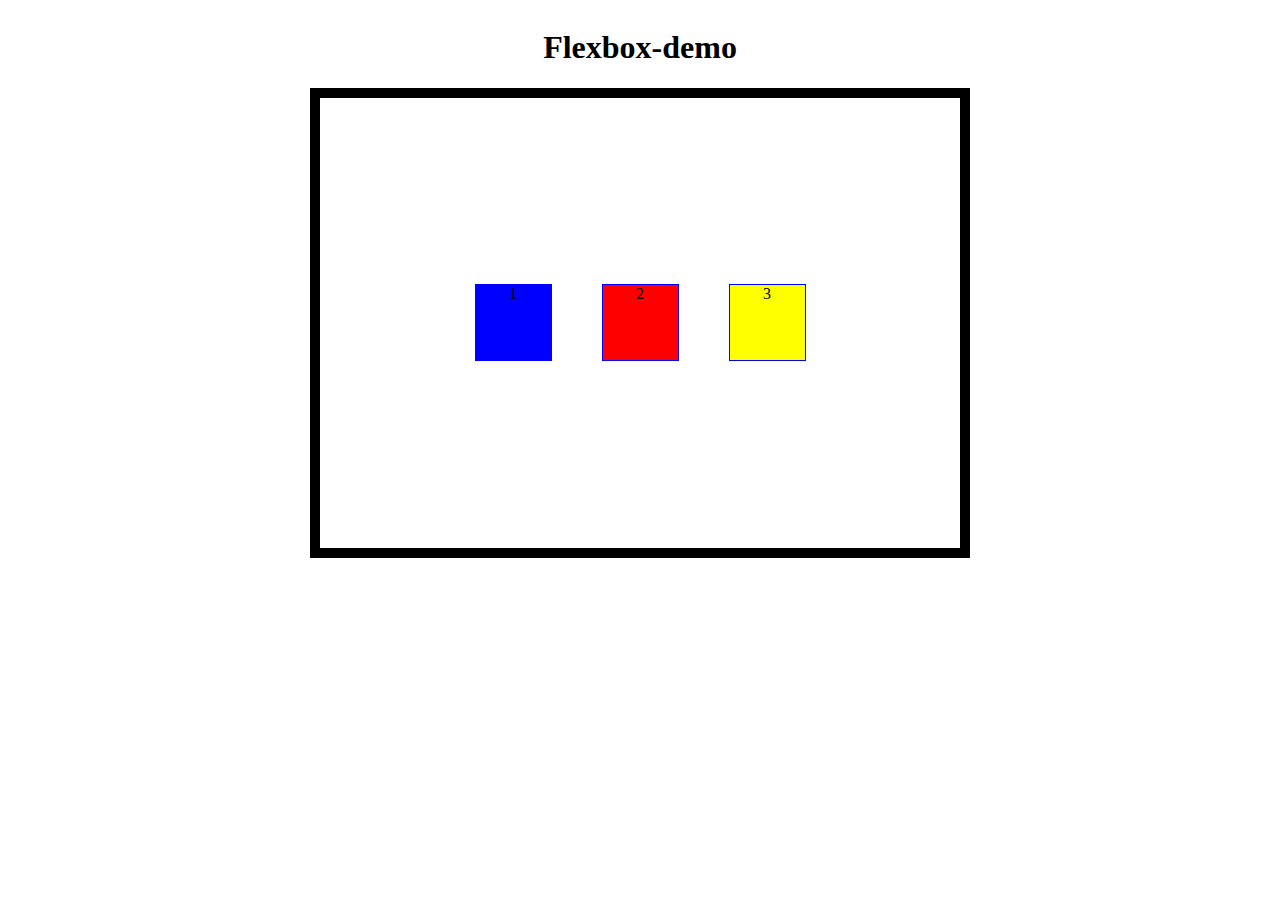
<file: pages/flex.html>
<!DOCTYPE html>
<html lang="en">
  <head>
    <meta charset="UTF-8" />
    <meta name="viewport" content="width=device-width, initial-scale=1.0" />
    <title>Flex-box</title>

    <style>
      body {
        display: flex;
        flex-direction: column;
        align-items: center;
      }

      .boxes {
        height: 75px;
        width: 75px;
        border: 1px solid blue;
        text-align: center;
      }

      .container {
        height: 50vh;
        width: 50vw;
        border: 10px solid black;
        display: flex;
        flex-direction: row;
        justify-content: center;
        align-items: center;
        flex-wrap: wrap;
        gap: 50px;
      }

      #box1 {
        background-color: blue;
      }
      #box2 {
        background-color: red;
      }
      #box3 {
        background-color: yellow;
      }
      #box4 {
        background-color: green;
      }
      #box5 {
        background-color: silver;
      }
      #box6 {
        background-color: tomato;
      }
      #box7 {
        background-color: orange;
      }

      #box8 {
        background-color: purple;
      }
    </style>
  </head>
  <body>
    <h1>Flexbox-demo</h1>
    <div class="container">
      <div class="boxes" id="box1">1</div>
      <div class="boxes" id="box2">2</div>
      <div class="boxes" id="box3">3</div>
      <!-- <div class="boxes" id="box4">4</div>
      <div class="boxes" id="box5">5</div>
      <div class="boxes" id="box6">6</div>
      <div class="boxes" id="box7">7</div>
      <div class="boxes" id="box8">8</div> -->
    </div>
  </body>
</html>
</file>
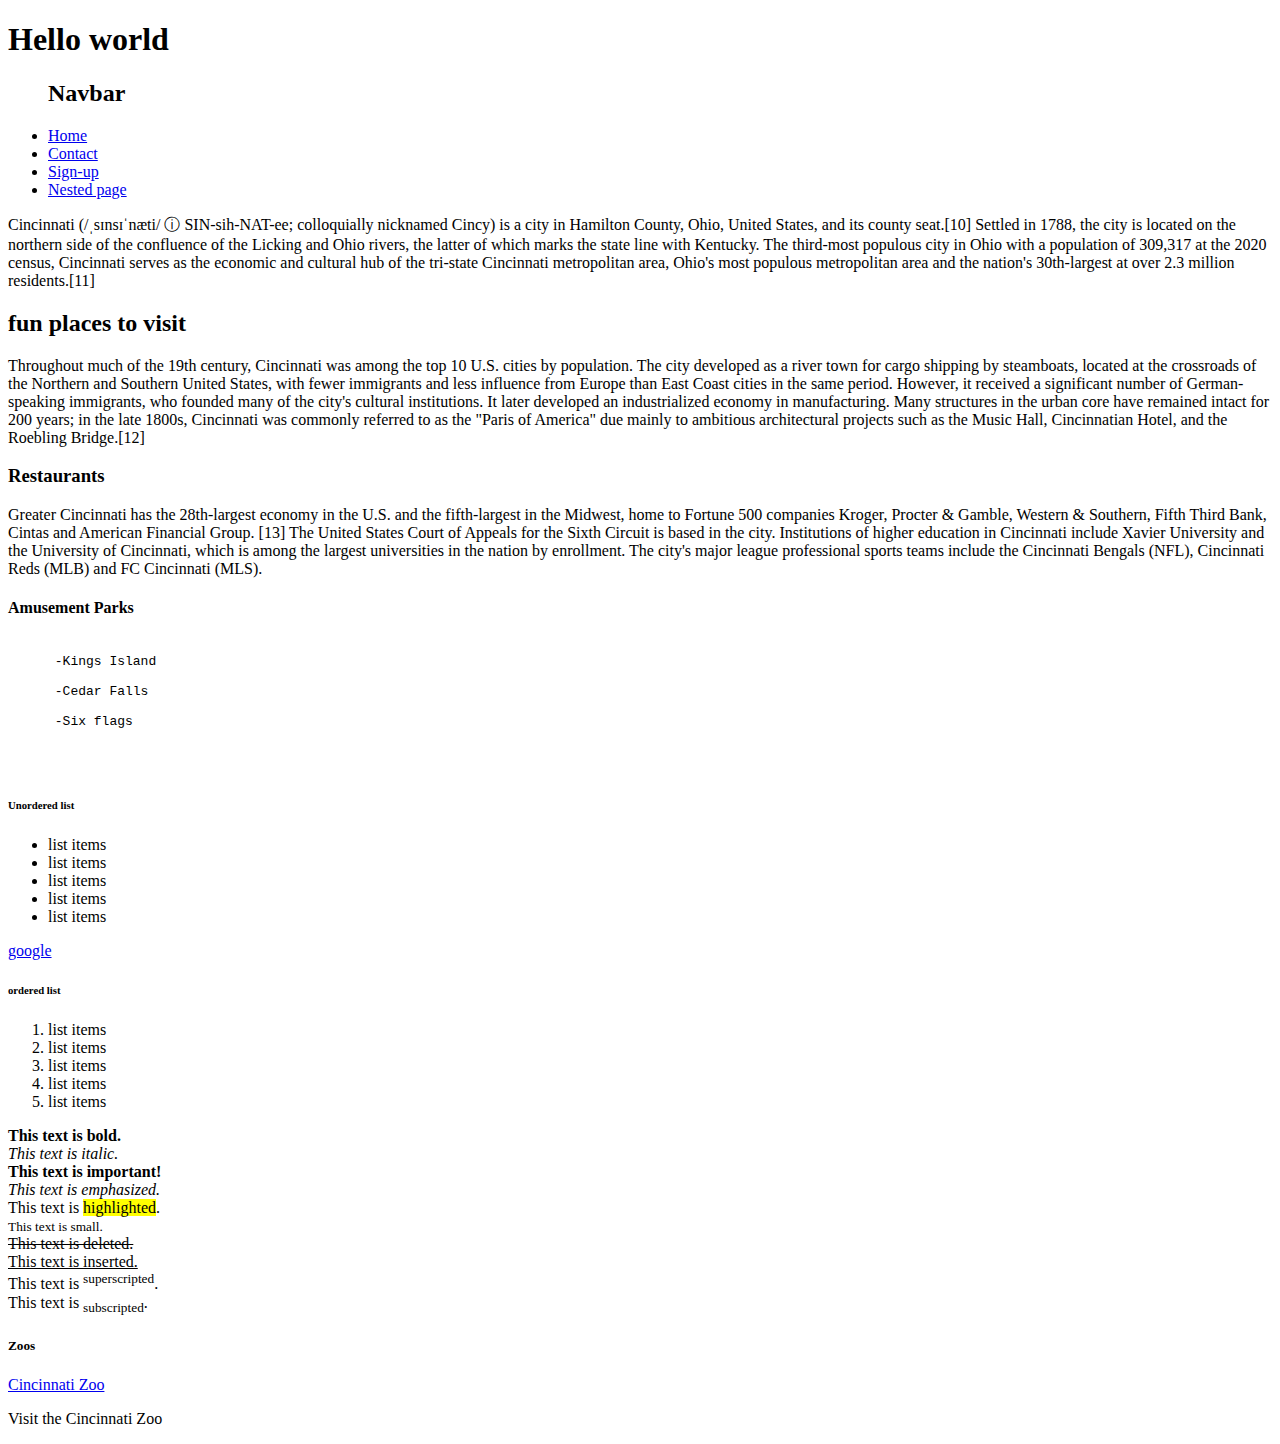
<file: pages/home.html>
<!DOCTYPE html>
<html lang="en">
  <head>
    <meta charset="UTF-8" />
    <meta name="viewport" content="width=device-width, initial-scale=1.0" />
    <title>Page</title>
  </head>
  <body>
    <h1>Hello world</h1>
      <ul>
        <h2>Navbar</h2>
        <li><a href="home.html">Home</a></li>
        <li><a href="../sub-pages/contact.html">Contact</a></li>
        <li><a href="sign-up.html">Sign-up</a></li>
           <li><a href="../sub-pages/nested-dir/nested-component.html">Nested page</a></li>
      </ul>

    <p>
        Cincinnati (/ˌsɪnsɪˈnæti/ ⓘ SIN-sih-NAT-ee; colloquially nicknamed
        Cincy) is a city in Hamilton County, Ohio, United States, and its county
        seat.[10] Settled in 1788, the city is located on the northern side of
        the confluence of the Licking and Ohio rivers, the latter of which marks
        the state line with Kentucky. The third-most populous city in Ohio with
        a population of 309,317 at the 2020 census, Cincinnati serves as the
        economic and cultural hub of the tri-state Cincinnati metropolitan area,
        Ohio's most populous metropolitan area and the nation's 30th-largest at
        over 2.3 million residents.[11]
      </p>
    </section>

    <section>
      <h2>fun places to visit</h2>
      <p>
        Throughout much of the 19th century, Cincinnati was among the top 10
        U.S. cities by population. The city developed as a river town for cargo
        shipping by steamboats, located at the crossroads of the Northern and
        Southern United States, with fewer immigrants and less influence from
        Europe than East Coast cities in the same period. However, it received a
        significant number of German-speaking immigrants, who founded many of
        the city's cultural institutions. It later developed an industrialized
        economy in manufacturing. Many structures in the urban core have
        remained intact for 200 years; in the late 1800s, Cincinnati was
        commonly referred to as the "Paris of America" due mainly to ambitious
        architectural projects such as the Music Hall, Cincinnatian Hotel, and
        the Roebling Bridge.[12]
      </p>
    </section>

    <h3>Restaurants</h3>
    <p>
      Greater Cincinnati has the 28th-largest economy in the U.S. and the
      fifth-largest in the Midwest, home to Fortune 500 companies Kroger,
      Procter & Gamble, Western & Southern, Fifth Third Bank, Cintas and
      American Financial Group. [13] The United States Court of Appeals for the
      Sixth Circuit is based in the city. Institutions of higher education in
      Cincinnati include Xavier University and the University of Cincinnati,
      which is among the largest universities in the nation by enrollment. The
      city's major league professional sports teams include the Cincinnati
      Bengals (NFL), Cincinnati Reds (MLB) and FC Cincinnati (MLS).
    </p>
    <h4>Amusement Parks</h4>

    <pre>

      -Kings Island

      -Cedar Falls

      -Six flags


    </pre>

    <section>
      <h6>Unordered list</h6>
      <ul>
        <li>list items</li>
        <li>list items</li>
        <li>list items</li>
        <li>list items</li>
        <li>list items</li>
      </ul>
    </section>

    <a href="https://www.google.com/">google</a>

    <section>
      <h6>ordered list</h6>
      <ol>
        <li>list items</li>
        <li>list items</li>
        <li>list items</li>
        <li>list items</li>
        <li>list items</li>
      </ol>
    </section>

    <p>
      <b>This text is bold.</b><br />
      <i>This text is italic.</i><br />
      <strong>This text is important!</strong><br />
      <em>This text is emphasized.</em><br />
      This text is <mark>highlighted</mark>.<br />
      <small>This text is small.</small><br />
      <del>This text is deleted.</del><br />
      <ins>This text is inserted.</ins><br />
      This text is <sup>superscripted</sup>.<br />
      This text is <sub>subscripted</sub>.<br />
    </p>
    <section>
      <h5>Zoos</h5>

      <a href="https://cincinnatizoo.org/">Cincinnati Zoo</a>
      <p>Visit the Cincinnati Zoo</p>
  </body>
</html>
</file>
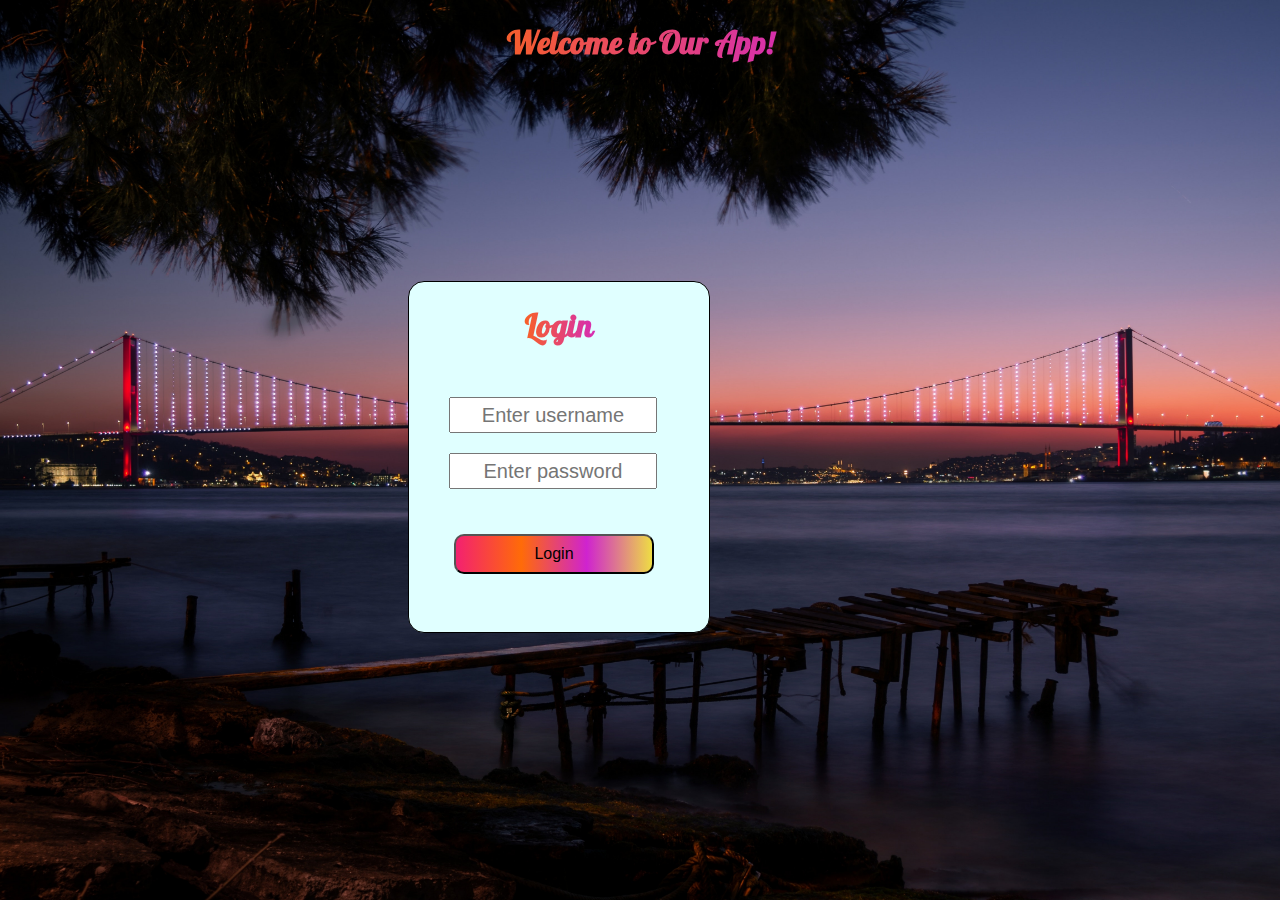
<file: pages/login.html>
<!DOCTYPE html>
<html lang="en">
  <head>
    <meta charset="UTF-8" />
    <meta name="viewport" content="width=device-width, initial-scale=1.0" />
    <title>Document</title>
    <link rel="preconnect" href="https://fonts.googleapis.com" />
    <link rel="preconnect" href="https://fonts.gstatic.com" crossorigin />
    <link
      href="https://fonts.googleapis.com/css2?family=Galada&display=swap"
      rel="stylesheet"
    />
    <style>
      body {
        background-image: url("../images/bg1.jpg");
        background-size: cover;
      }

      form {
        height: 350px;
        width: 300px;
        border: 1px solid black;
        border-radius: 1rem;
        background-color: lightcyan;
        margin-top: 13rem;
        margin-left: 25rem;
      }
      input {
        height: 30px;
        width: 200px;
        margin-top: 20px;
        margin-left: 40px;
        text-align: center;
        font-size: 20px;
      }

      button {
        height: 40px;
        width: 200px;
        margin-top: 45px;
        margin-left: 45px;
        border-radius: 10px;
        font-size: 16px;
        font-family: "Trebuchet MS", "Lucida Sans Unicode", "Lucida Grande",
          "Lucida Sans", Arial, sans-serif;
        background: linear-gradient(
          to right,
          #f32170,
          #ff6b08,
          #cf23cf,
          #eedd44
        );
      }

      h1 {
        font-family: "Galada", cursive;
        text-align: center;
        background: linear-gradient(
          to right,
          #f32170,
          #ff6b08,
          #cf23cf,
          #eedd44
        );
        -webkit-text-fill-color: transparent;
        -webkit-background-clip: text;
      }
    </style>
  </head>
  <body>
    <div class="avatar"></div>
    <h1>Welcome to Our App!</h1>
    <form action="index.html">
      <h1>Login</h1>
      <label for="username"></label>
      <input
        type="text"
        name="username"
        id="username"
        placeholder="Enter username"
      />

      <label for="password"></label>
      <input
        type="text"
        name="password"
        id="password"
        placeholder="Enter password"
      />
      <br />
      <button>Login</button>
    </form>
  </body>
</html>
</file>
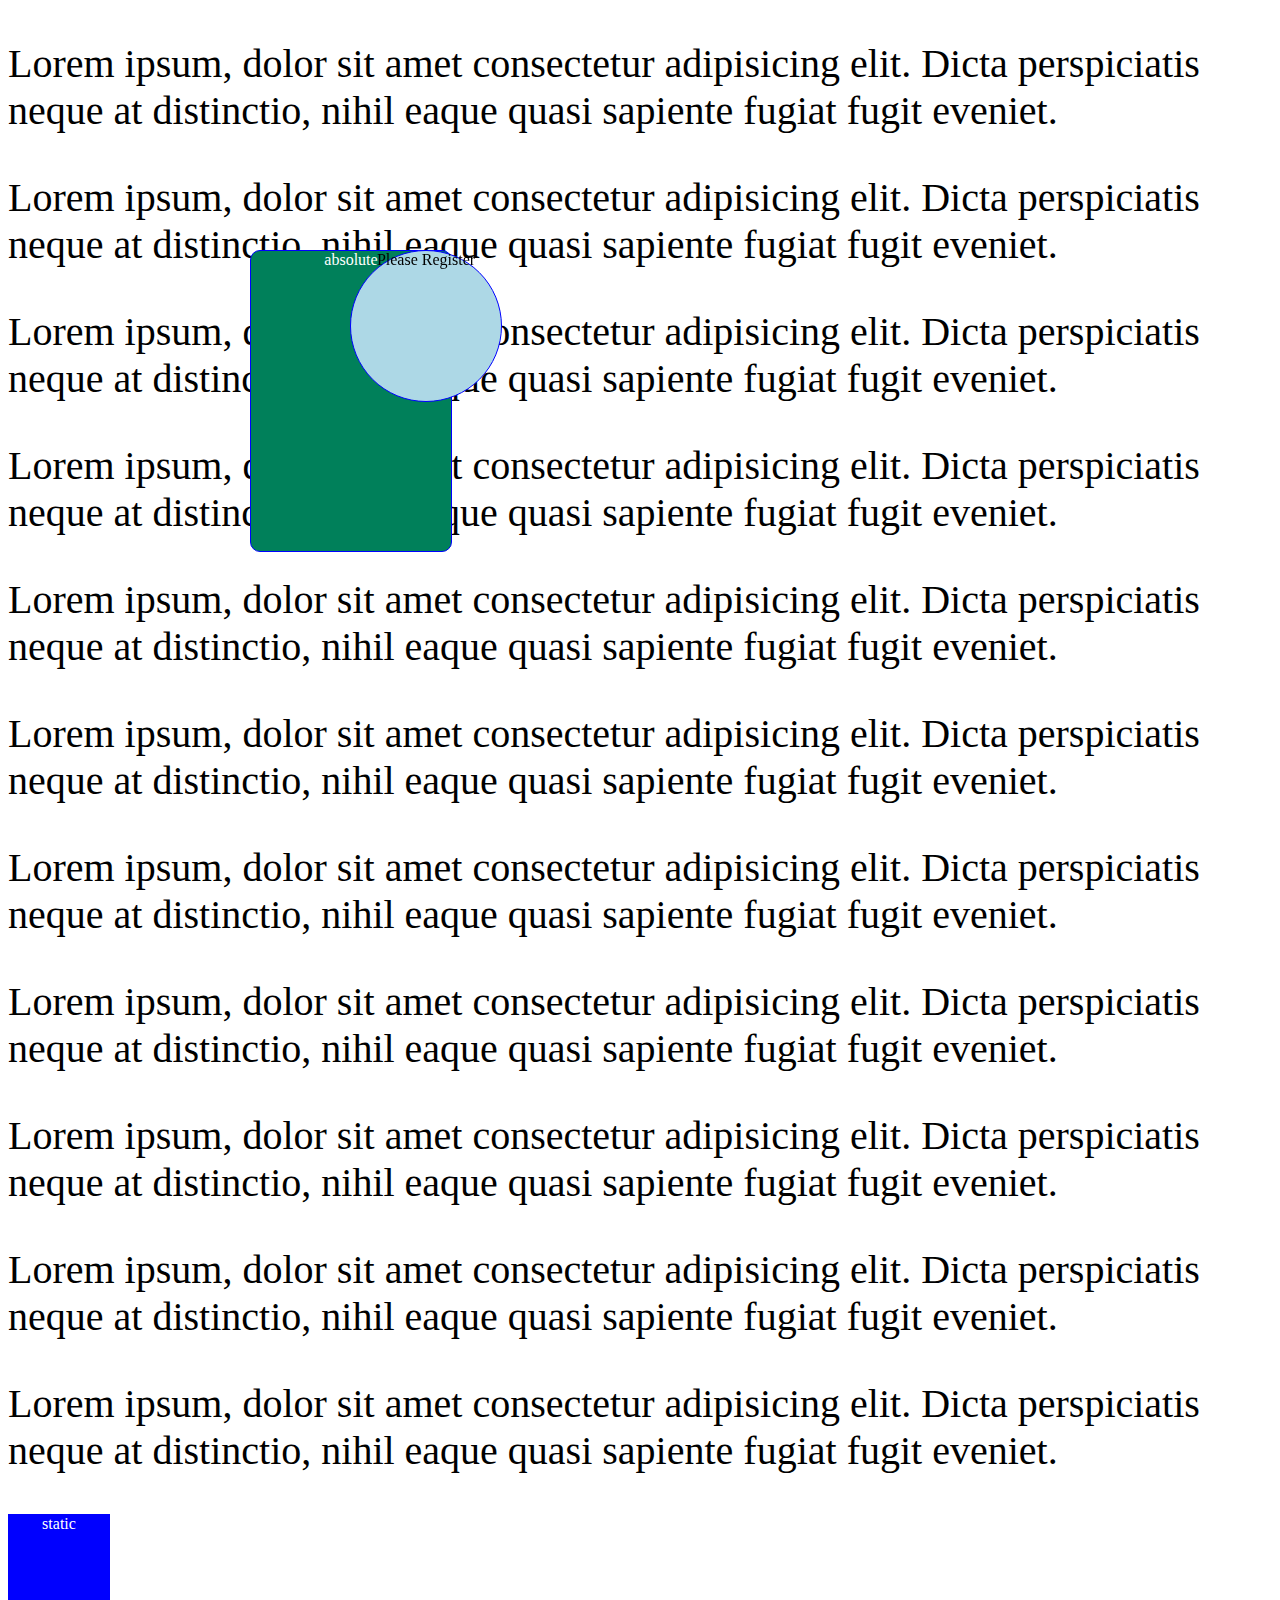
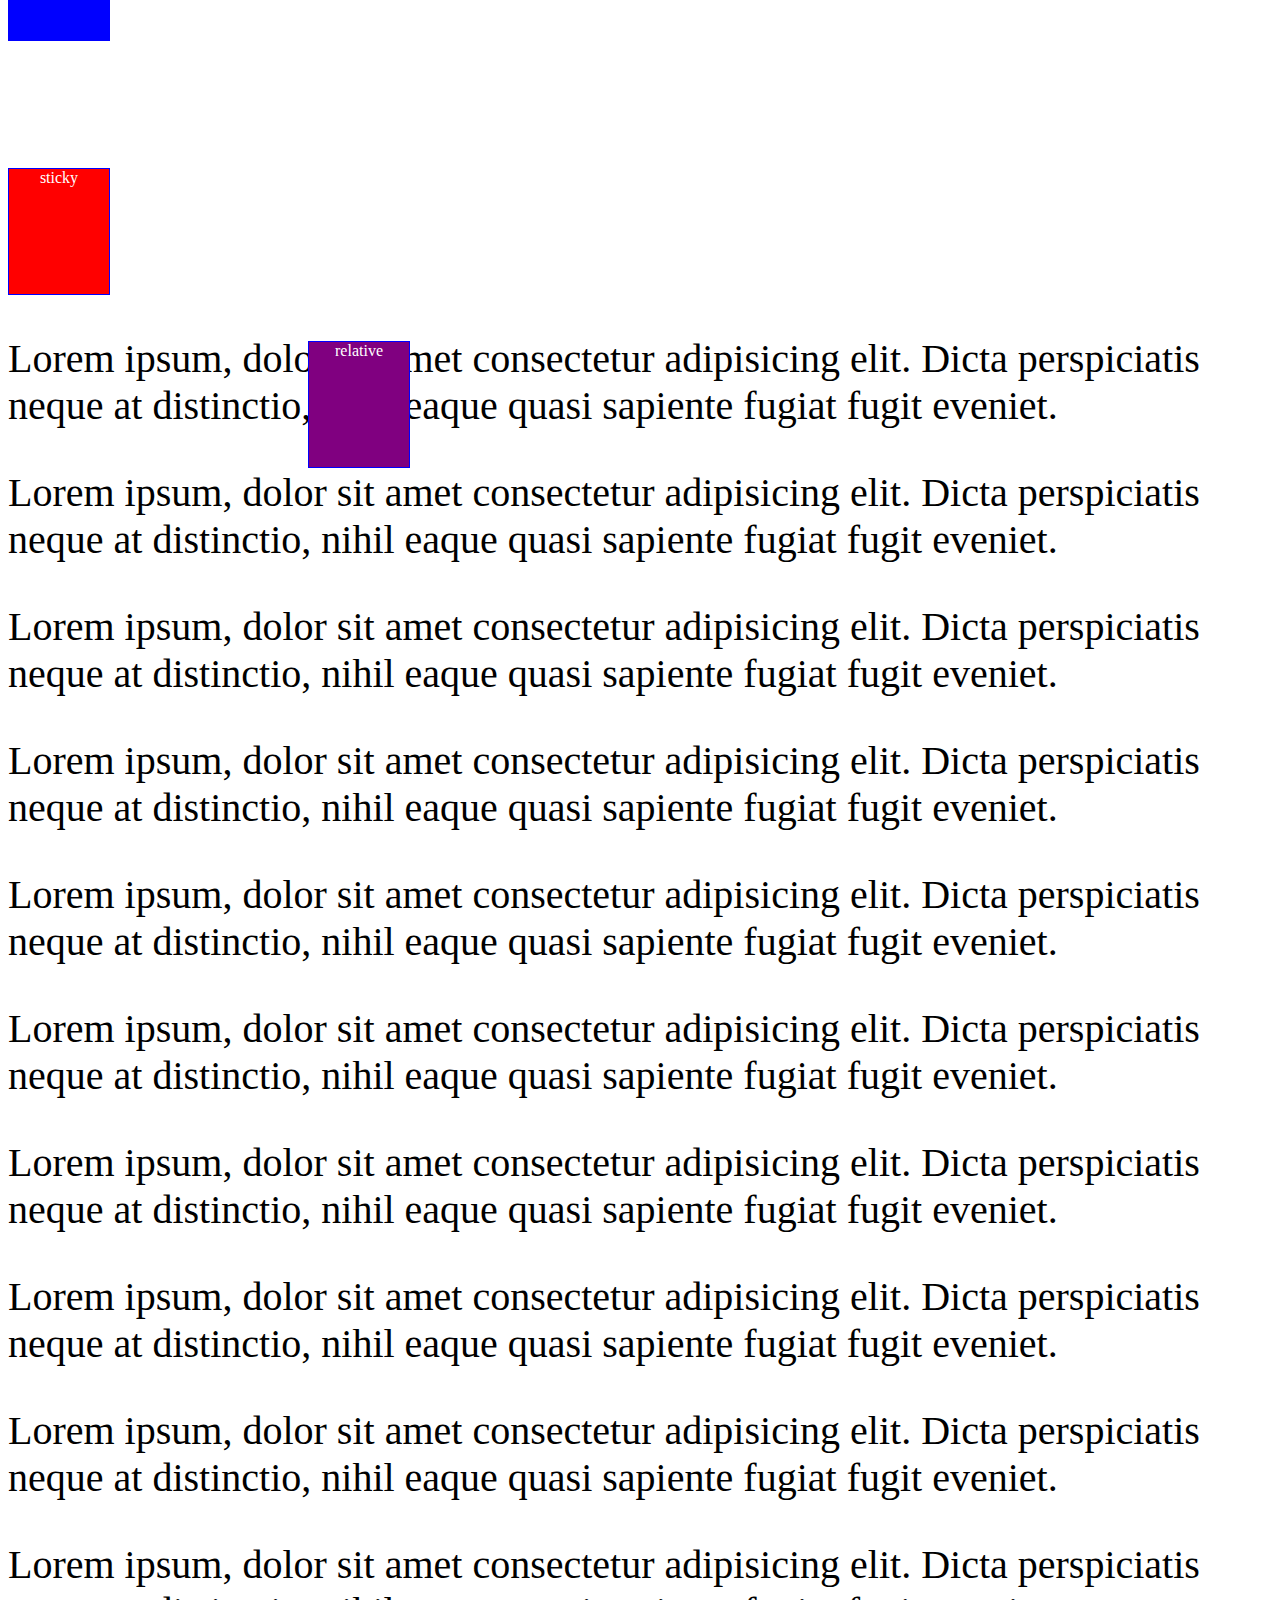
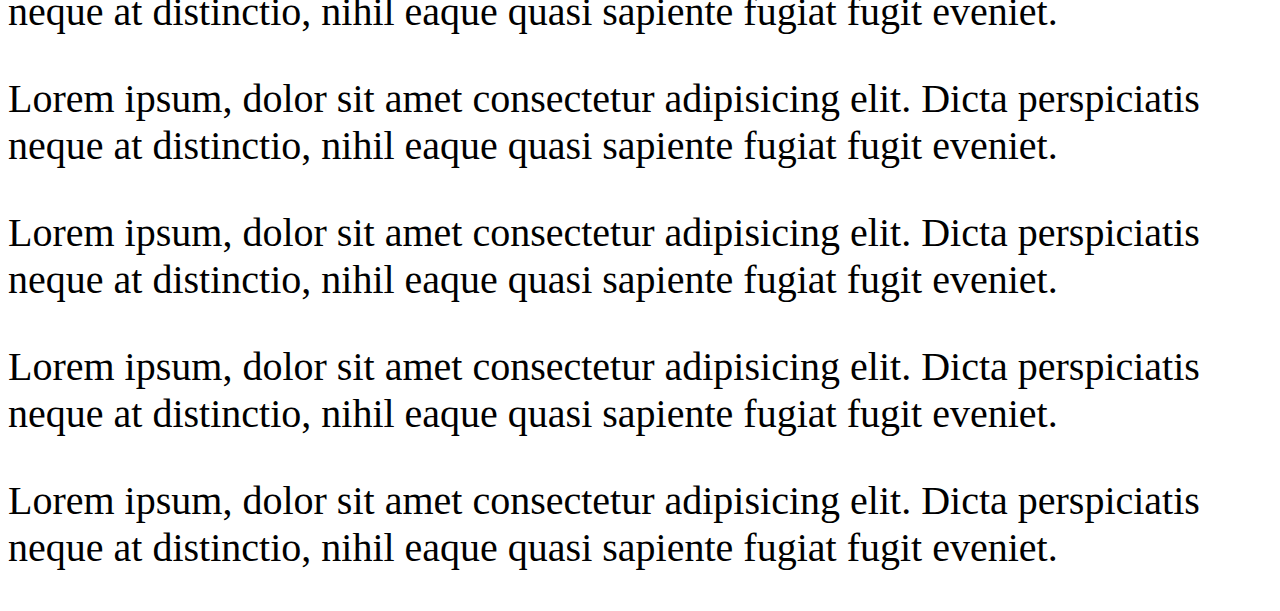
<file: pages/position.html>
<!DOCTYPE html>
<html lang="en">
  <head>
    <meta charset="UTF-8" />
    <meta name="viewport" content="width=device-width, initial-scale=1.0" />
    <title>Document</title>

    <style>
      p {
        font-size: 40px;
      }

      .box {
        height: 125px;
        width: 100px;
        border: 1px solid blue;
        text-align: center;
      }

      #one {
        background-color: blue;
        position: static;
        color: white;
      }

      #two {
        background-color: rgb(0, 128, 90);
        color: white;
        position: absolute;
        height: 300px;
        width: 200px;
        top: 250px;
        left: 250px;
        border-radius: 10px;
      }

      #three {
        position: relative;
        background-color: purple;
        color: white;
        top: 300px;
        left: 300px;
      }

      #four {
        position: sticky;
        background-color: red;
        color: white;
        top: 0px;
      }

      #five {
        position: fixed;
        background-color: lightblue;
        top: 250px;
        left: 350px;
        border-radius: 50%;
        height: 150px;
        width: 150px;
      }
    </style>
  </head>
  <body>
    <p>
      Lorem ipsum, dolor sit amet consectetur adipisicing elit. Dicta
      perspiciatis neque at distinctio, nihil eaque quasi sapiente fugiat fugit
      eveniet.
    </p>
    <p>
      Lorem ipsum, dolor sit amet consectetur adipisicing elit. Dicta
      perspiciatis neque at distinctio, nihil eaque quasi sapiente fugiat fugit
      eveniet.
    </p>
    <p>
      Lorem ipsum, dolor sit amet consectetur adipisicing elit. Dicta
      perspiciatis neque at distinctio, nihil eaque quasi sapiente fugiat fugit
      eveniet.
    </p>
    <p>
      Lorem ipsum, dolor sit amet consectetur adipisicing elit. Dicta
      perspiciatis neque at distinctio, nihil eaque quasi sapiente fugiat fugit
      eveniet.
    </p>
    <p>
      Lorem ipsum, dolor sit amet consectetur adipisicing elit. Dicta
      perspiciatis neque at distinctio, nihil eaque quasi sapiente fugiat fugit
      eveniet.
    </p>
    <p>
      Lorem ipsum, dolor sit amet consectetur adipisicing elit. Dicta
      perspiciatis neque at distinctio, nihil eaque quasi sapiente fugiat fugit
      eveniet.
    </p>
    <p>
      Lorem ipsum, dolor sit amet consectetur adipisicing elit. Dicta
      perspiciatis neque at distinctio, nihil eaque quasi sapiente fugiat fugit
      eveniet.
    </p>
    <p>
      Lorem ipsum, dolor sit amet consectetur adipisicing elit. Dicta
      perspiciatis neque at distinctio, nihil eaque quasi sapiente fugiat fugit
      eveniet.
    </p>
    <p>
      Lorem ipsum, dolor sit amet consectetur adipisicing elit. Dicta
      perspiciatis neque at distinctio, nihil eaque quasi sapiente fugiat fugit
      eveniet.
    </p>
    <p>
      Lorem ipsum, dolor sit amet consectetur adipisicing elit. Dicta
      perspiciatis neque at distinctio, nihil eaque quasi sapiente fugiat fugit
      eveniet.
    </p>
    <p>
      Lorem ipsum, dolor sit amet consectetur adipisicing elit. Dicta
      perspiciatis neque at distinctio, nihil eaque quasi sapiente fugiat fugit
      eveniet.
    </p>

    <div class="box" id="one">static</div>
    <div class="box" id="two">absolute</div>
    <div class="box" id="three">relative</div>
    <div class="box" id="four">sticky</div>
    <div class="box" id="five">Please Register</div>
    <p>
      Lorem ipsum, dolor sit amet consectetur adipisicing elit. Dicta
      perspiciatis neque at distinctio, nihil eaque quasi sapiente fugiat fugit
      eveniet.
    </p>
    <p>
      Lorem ipsum, dolor sit amet consectetur adipisicing elit. Dicta
      perspiciatis neque at distinctio, nihil eaque quasi sapiente fugiat fugit
      eveniet.
    </p>
    <p>
      Lorem ipsum, dolor sit amet consectetur adipisicing elit. Dicta
      perspiciatis neque at distinctio, nihil eaque quasi sapiente fugiat fugit
      eveniet.
    </p>
    <p>
      Lorem ipsum, dolor sit amet consectetur adipisicing elit. Dicta
      perspiciatis neque at distinctio, nihil eaque quasi sapiente fugiat fugit
      eveniet.
    </p>
    <p>
      Lorem ipsum, dolor sit amet consectetur adipisicing elit. Dicta
      perspiciatis neque at distinctio, nihil eaque quasi sapiente fugiat fugit
      eveniet.
    </p>
    <p>
      Lorem ipsum, dolor sit amet consectetur adipisicing elit. Dicta
      perspiciatis neque at distinctio, nihil eaque quasi sapiente fugiat fugit
      eveniet.
    </p>
    <p>
      Lorem ipsum, dolor sit amet consectetur adipisicing elit. Dicta
      perspiciatis neque at distinctio, nihil eaque quasi sapiente fugiat fugit
      eveniet.
    </p>
    <p>
      Lorem ipsum, dolor sit amet consectetur adipisicing elit. Dicta
      perspiciatis neque at distinctio, nihil eaque quasi sapiente fugiat fugit
      eveniet.
    </p>
    <p>
      Lorem ipsum, dolor sit amet consectetur adipisicing elit. Dicta
      perspiciatis neque at distinctio, nihil eaque quasi sapiente fugiat fugit
      eveniet.
    </p>
    <p>
      Lorem ipsum, dolor sit amet consectetur adipisicing elit. Dicta
      perspiciatis neque at distinctio, nihil eaque quasi sapiente fugiat fugit
      eveniet.
    </p>
    <p>
      Lorem ipsum, dolor sit amet consectetur adipisicing elit. Dicta
      perspiciatis neque at distinctio, nihil eaque quasi sapiente fugiat fugit
      eveniet.
    </p>
    <p>
      Lorem ipsum, dolor sit amet consectetur adipisicing elit. Dicta
      perspiciatis neque at distinctio, nihil eaque quasi sapiente fugiat fugit
      eveniet.
    </p>
    <p>
      Lorem ipsum, dolor sit amet consectetur adipisicing elit. Dicta
      perspiciatis neque at distinctio, nihil eaque quasi sapiente fugiat fugit
      eveniet.
    </p>
    <p>
      Lorem ipsum, dolor sit amet consectetur adipisicing elit. Dicta
      perspiciatis neque at distinctio, nihil eaque quasi sapiente fugiat fugit
      eveniet.
    </p>
  </body>
</html>
</file>
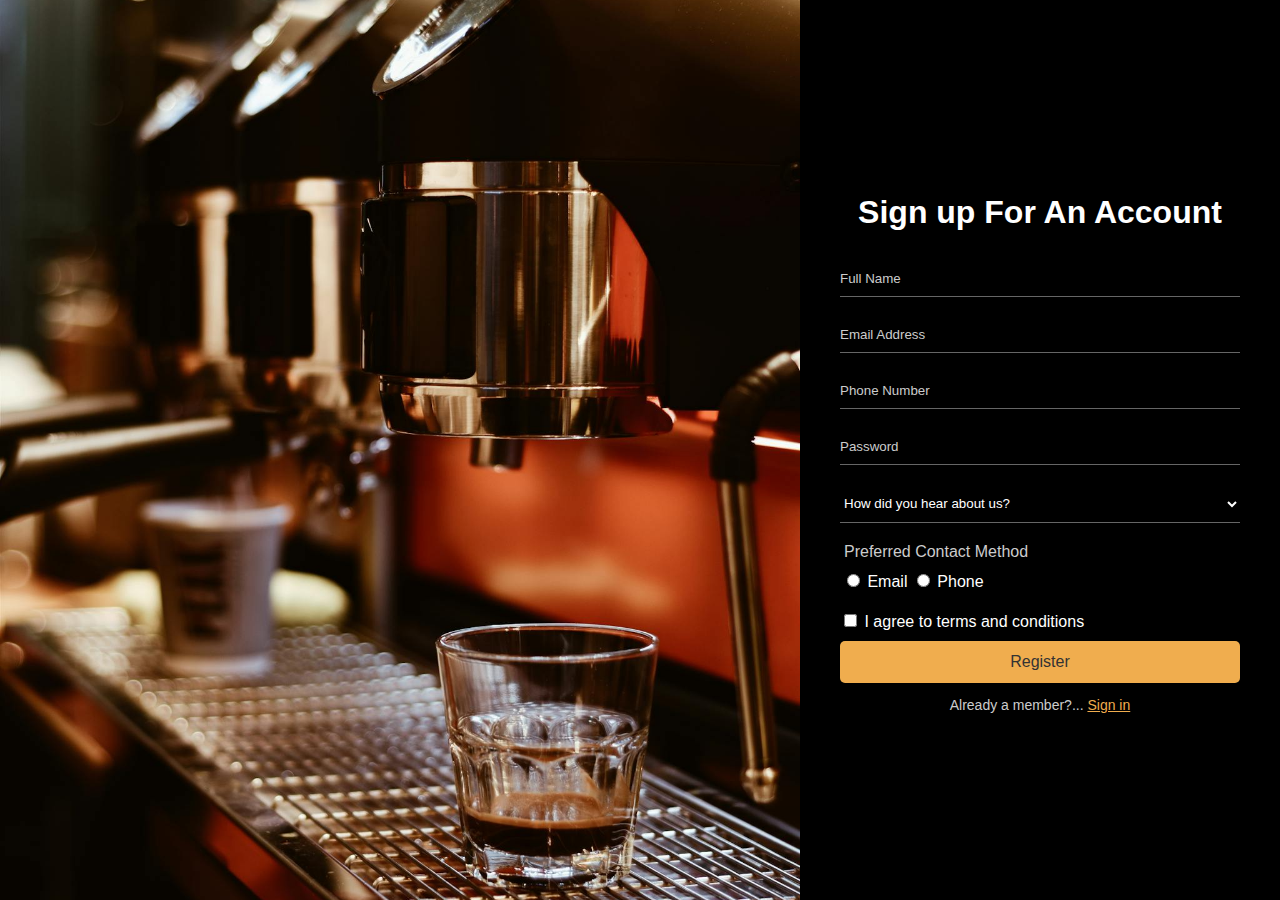
<file: pages/register.html>
<!DOCTYPE html>
<html lang="en">
  <head>
    <meta charset="UTF-8" />
    <meta name="viewport" content="width=device-width, initial-scale=1.0" />
    <title>Document</title>

    <link rel="stylesheet" href="../styles/register.css" />
  </head>
  <body>
    <div class="container">
      <div class="image-section"></div>
      <div class="form-section">
        <h1>Sign up For An Account</h1>
        <form action="" id="signupForm">
          <input type="text" id="name" name="name" placeholder="Full Name" />
          <input
            type="email"
            id="email"
            name="email"
            placeholder="Email Address"
          />
          <input type="tel" id="tel" name="tel" placeholder="Phone Number" />
          <input
            type="password"
            id="password"
            name="password"
            placeholder="Password"
          />
          <select name="refer" id="refer">
            <option value="" disabled selected>
              How did you hear about us?
            </option>
            <option value="facebook">facebook</option>
            <option value="Linkedin">Linkedin</option>
            <option value="Google">Google</option>
          </select>

          <fieldset class="dining-space">
            <legend>Preferred Contact Method</legend>
            <label>
              <input type="radio" name="contact" value="email" />
              Email
            </label>
            <label>
              <input type="radio" name="contact" value="Phone" />
              Phone
            </label>
          </fieldset>
          <label>
            <input type="checkbox" name="terms" value="terms" />
            I agree to terms and conditions
          </label>
          <button type="submit" class="book-btn">Register</button>
        </form>
        <p>Already a member?... <a href="login.html">Sign in</a></p>
      </div>
    </div>
  </body>
</html>
</file>
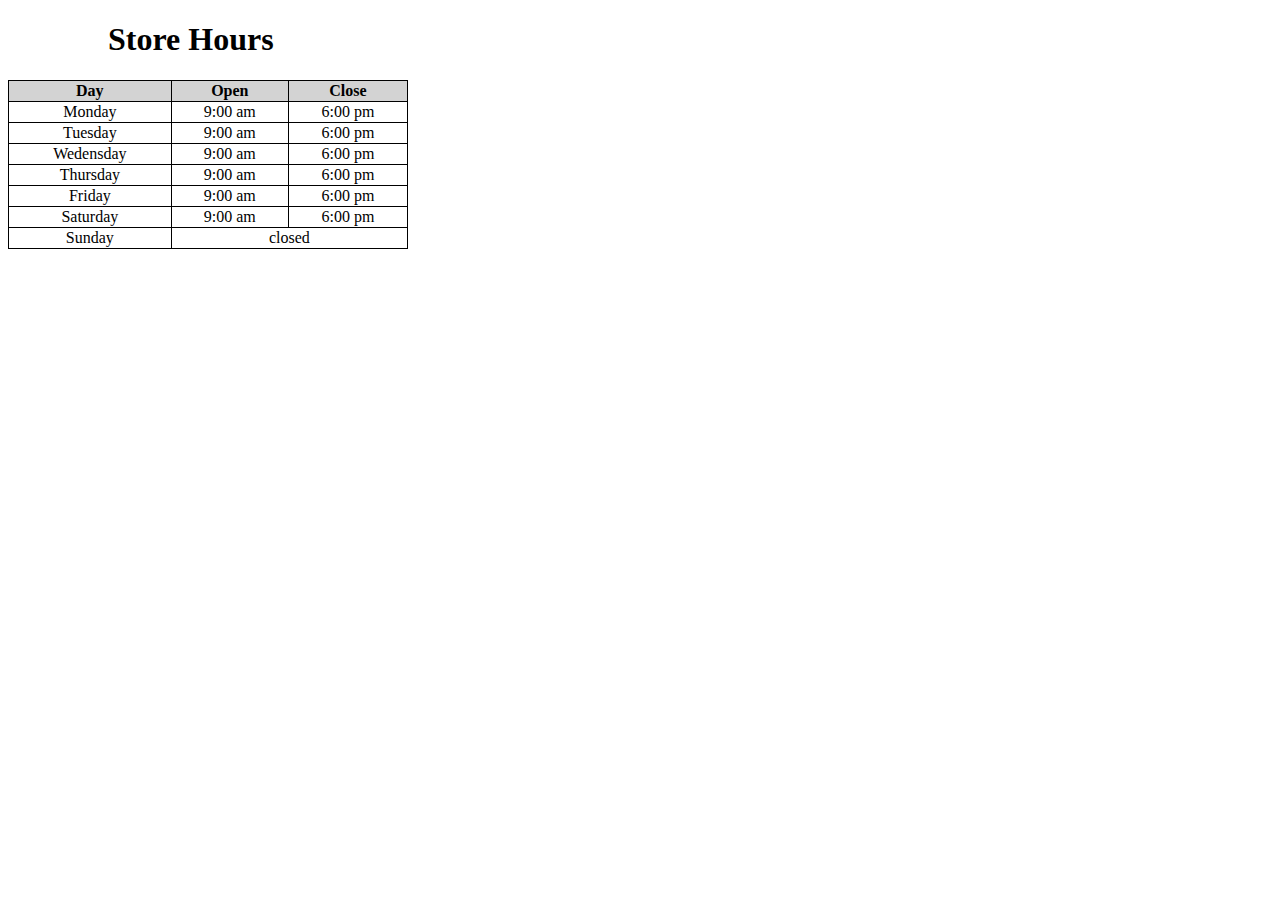
<file: pages/table.html>
<!DOCTYPE html>
<html lang="en">
  <head>
    <meta charset="UTF-8" />
    <meta name="viewport" content="width=device-width, initial-scale=1.0" />
    <title>Document</title>
    <style>
      table {
        border-collapse: collapse;
        width: 400px;
      }

      th,
      td {
        border: 1px solid black;
        text-align: center;
      }
      th {
        background-color: lightgray;
      }

      h1 {
        margin-left: 100px;
      }
    </style>
  </head>
  <body>
    <body>
      <h1>Store Hours</h1>
      <table>
        <tr>
          <th>Day</th>
          <th>Open</th>
          <th>Close</th>
        </tr>
        <tr>
          <td>Monday</td>
          <td>9:00 am</td>
          <td>6:00 pm</td>
        </tr>
        <tr>
          <td>Tuesday</td>
          <td>9:00 am</td>
          <td>6:00 pm</td>
        </tr>
        <tr>
          <td>Wedensday</td>
          <td>9:00 am</td>
          <td>6:00 pm</td>
        </tr>
        <tr>
          <td>Thursday</td>
          <td>9:00 am</td>
          <td>6:00 pm</td>
        </tr>
        <tr>
          <td>Friday</td>
          <td>9:00 am</td>
          <td>6:00 pm</td>
        </tr>
        <tr>
          <td>Saturday</td>
          <td>9:00 am</td>
          <td>6:00 pm</td>
        </tr>
        <tr>
          <td>Sunday</td>
          <td colspan="2">closed</td>
        </tr>
      </table>
    </body>
  </body>
</html>
</file>
<file: styles/register.css>
body {
  margin: 0;
  padding: 0;
  font-family: Arial, sans-serif;
  height: 100vh;
  background-color: #000;
}

.container {
  display: flex;
  height: 100%;
}

.image-section {
  flex: 2;
  background: url("../images/diner.jpg") no-repeat center center;
  background-size: cover;
}

.form-section {
  flex: 1;
  background-color: #000;
  color: #fff;
  padding: 40px;
  display: flex;
  flex-direction: column;
  justify-content: center;
}

form {
  display: flex;
  flex-direction: column;
  background-color: transparent;
}

.dining-space {
  border: none;
  padding: 0;
  margin-bottom: 20px;
}

legend {
  color: #ccc;
  padding-bottom: 10px;
}

.book-btn {
  background-color: #f0ad4e;
  color: #333;
  padding: 12px;
  border-radius: 5px;
  border: none;
  cursor: pointer;
  font-size: 16px;
  margin-top: 10px;
}

p {
  text-align: center;
  font-size: 14px;
  color: #ccc;
}

h1 {
  margin-bottom: 30px;
  text-align: center;
}

option {
  background-color: black;
  color: white;
}

input[type="text"],
input[type="email"],
input[type="password"],
input[type="tel"],
select {
  background-color: transparent;
  border: none;
  border-bottom: 1px solid #666;
  color: #fff;
  padding: 10px 0;
  margin-bottom: 20px;
  transition: border-color 0.3s ease, color 0.3s ease;
}

input:hover,
select:hover {
  color: white;
  border-bottom-color: white;
}

input::placeholder,
select::placeholder {
  color: #ccc;
  transition: color 0.3s ease, text-shadow 0.3s ease;
}

input:hover::placeholder,
select:hover::placeholder {
  color: white;
  text-shadow: 0 0 5px white;
}

input[type="checkbox"],
input[type="radio"] {
  accent-color: #f0ad4e;
}

a {
  color: #f0ad4e;
  transition: color 0.3s ease, text-shadow 0.3s ease;
}

/* hover section */

.book-btn:hover {
  background-color: #000;
  color: #ccc;
  text-shadow: 0 0 5px #b0b659, 0 0 10px #b65959, 0 0 15px #b66759,
    0 0 20px #db6034, 0 0 35px #ff2a00, 0 0 40px #db6c34;

  box-shadow: 0 0 5px rgb(255, 183, 165), 0 0 10px #4c150c, 0 0 15px #fb8f03,
    0 0 20px #652e14, 0 0 35px #b76526, 0 0 40px #31200f;
}

input:hover,
select:hover {
  color: white;
  border-bottom-color: white;
}

a:hover {
  color: white;
  text-shadow: 0 0 5px white;
}
</file>
